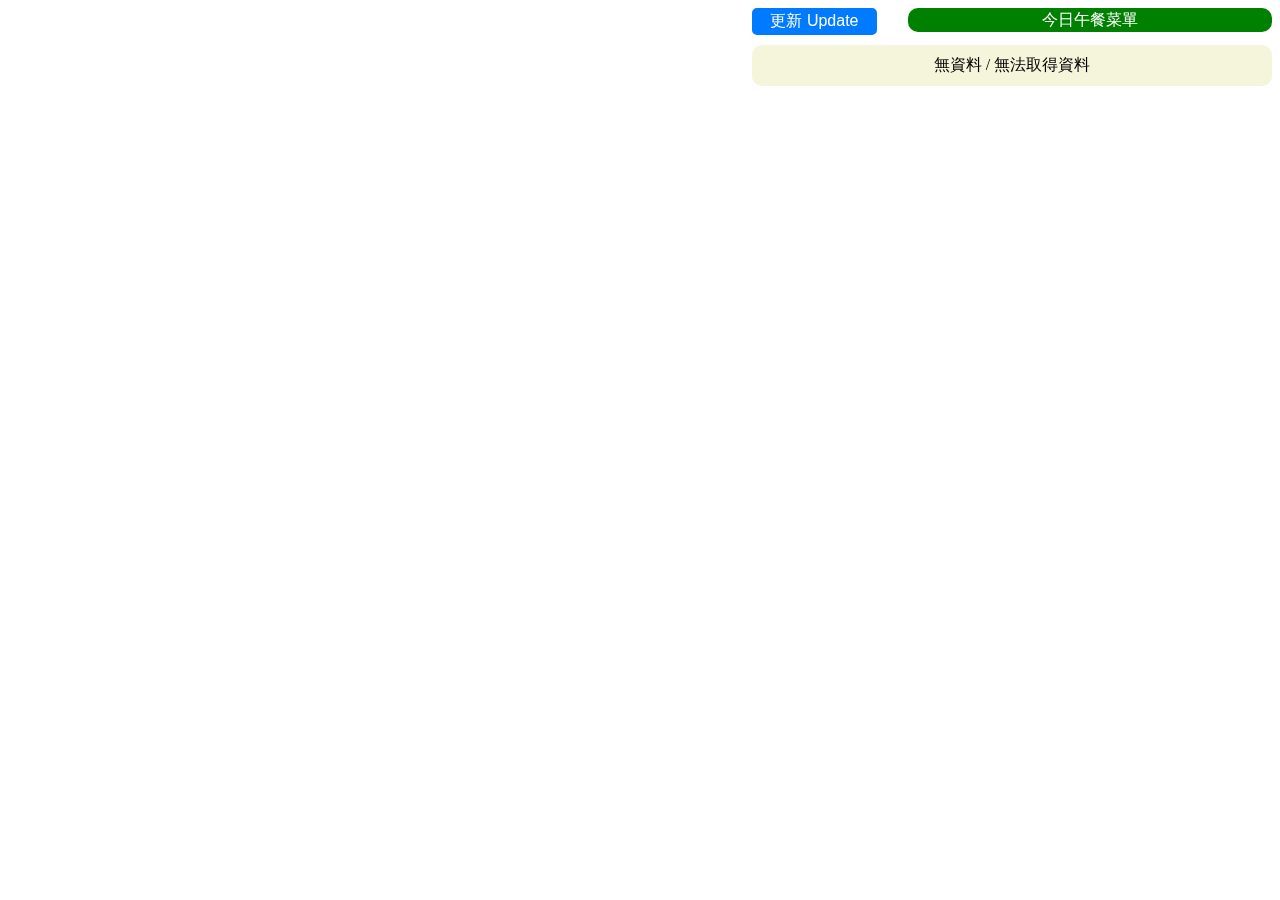
<file: index.html>
<!DOCTYPE html>
<html lang="en">
	<head>
		<meta charset="UTF-8" />
		<meta name="viewport" content="width=device-width, initial-scale=1.0" />
		<script src="./js/common.js"></script>
		<link rel="stylesheet" href="./css/style.css" />
		<title>午餐菜單</title>
	</head>
	<body>
		<iframe class="background-iframe"></iframe>
		<div class="placeholder"></div>
		<div class="lunch-menu">
			<div class="top">
				<button id="update" class="btn update" onclick="update()">更新 Update</button>
				<div class="menu_title">午餐菜單</div>
			</div>
			<div class="state" data_state=""></div>
			<div id="menu"></div>
			<div id="ingredients"></div>
		</div>

		<script src="./js/background.js"></script>
		<script src="./js/viewer.js"></script>
	</body>
</html>
</file>
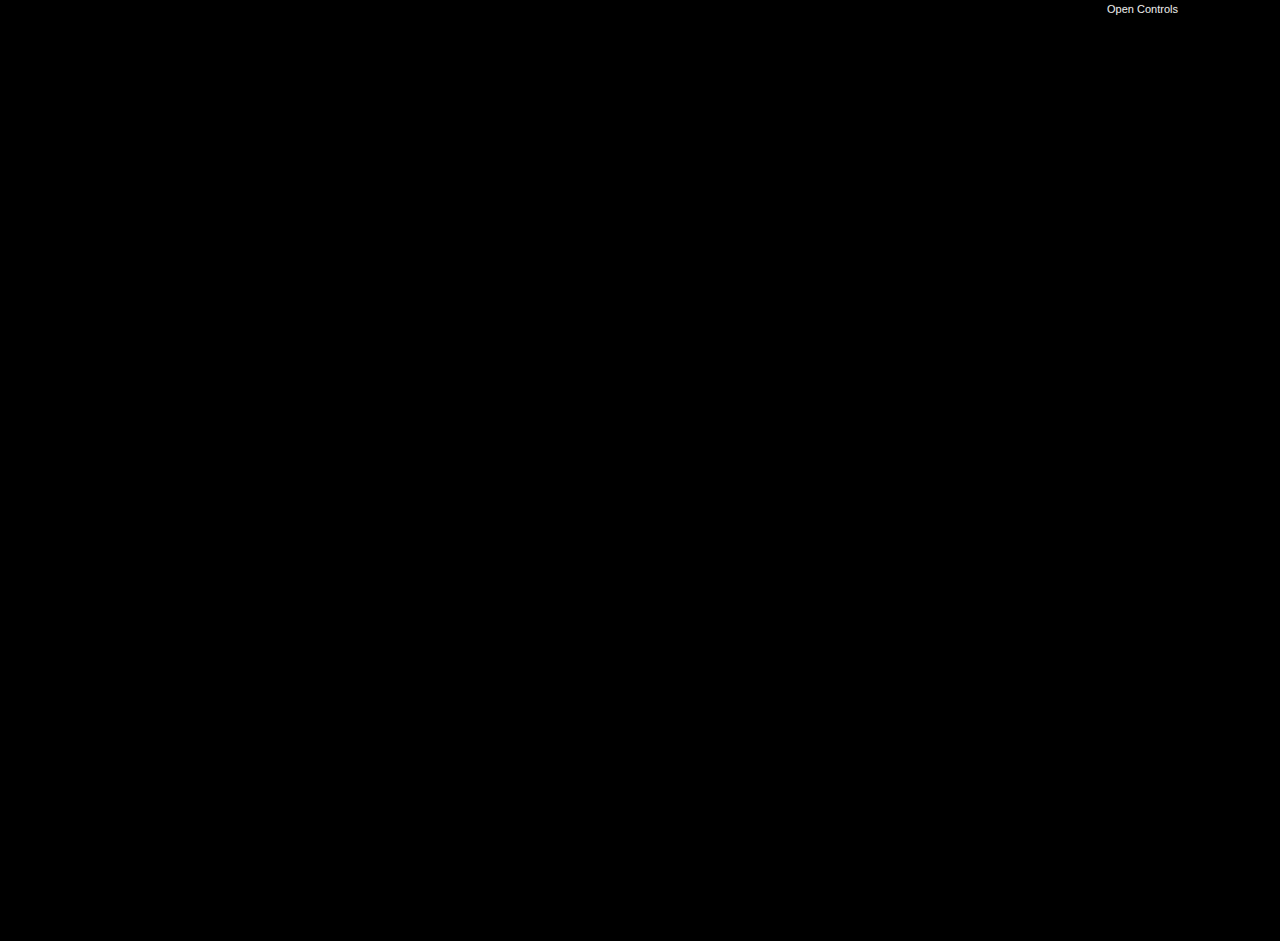
<file: resource/abqqpcp4.hv3/index.html>
<!DOCTYPE html>
<html lang="en">
  <head>
    <meta charset="UTF-8" />
    <meta property="og:image" content="./social.jpg" />
    <title>Rainy Window</title>
    <link rel="icon" type="image/x-icon" href="favicon.ico" />
    <link rel="stylesheet" href="styles/style.css" />
  </head>
  <body>
    <div id="container"></div>
    <input id="filePicker" type="file" accept=".jpg, .jpeg, .png, .mp4, .webm" style="visibility: hidden" />

    <div id="progressbar" class="indeterminate-progress-bar">
      <div class="indeterminate-progress-bar__progress"></div>
    </div>

    <script src="js/dat.gui.min.js"></script>
    <script src="js/three.min.js"></script>
    <script src="js/script.js"></script>
    <script>
      //threejs scene first run
      let background = document.getElementById("container");
      const progress = document.getElementById("progressbar");
      document.addEventListener("sceneLoaded", () => {
        if (background.style.opacity == 0) setVisible(background);
        progress.style.display = "none";
      });

      async function setVisible(element) {
        for (let val = 0; val < 1; val += 0.1) {
          element.style.opacity = val;
          await new Promise((r) => setTimeout(r, 75));
        }
      }
    </script>
  </body>
</html>
</file>
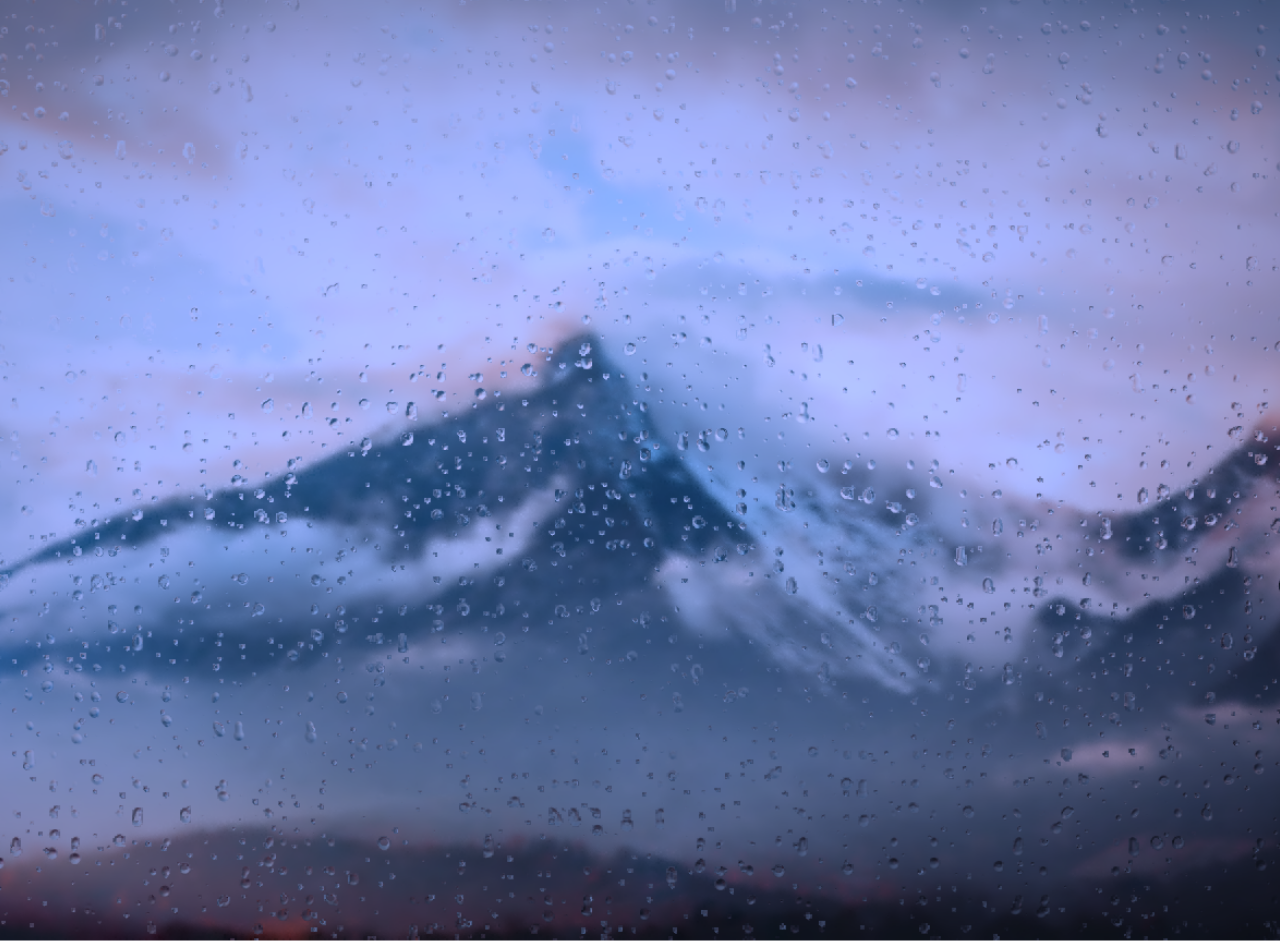
<file: resource/rain-threejs/index.html>
<!DOCTYPE html>
<html lang="en">
  <head>
    <meta charset="UTF-8" />
    <meta property="og:image" content="./social.jpg" />
    <title>Rainy Window</title>
    <link rel="icon" type="image/x-icon" href="favicon.ico" />
    <link rel="stylesheet" href="styles/style.css" />
  </head>
  <body>
    <div id="container"></div>
    <input id="filePicker" type="file" accept=".jpg, .jpeg, .png, .mp4, .webm" style="visibility: hidden" />

    <div id="progressbar" class="indeterminate-progress-bar">
      <div class="indeterminate-progress-bar__progress"></div>
    </div>

    <script src="js/dat.gui.min.js"></script>
    <script src="js/three.min.js"></script>
    <script src="js/script.js"></script>
    <script>
      //threejs scene first run
      let background = document.getElementById("container");
      const progress = document.getElementById("progressbar");
      document.addEventListener("sceneLoaded", () => {
        if (background.style.opacity == 0) setVisible(background);
        progress.style.display = "none";
      });

      async function setVisible(element) {
        for (let val = 0; val < 1; val += 0.1) {
          element.style.opacity = val;
          await new Promise((r) => setTimeout(r, 75));
        }
      }
    </script>

    <script>
      const r_controls = document.querySelector('.close-button.close-bottom');
      r_controls.style = "display: none;";
    </script>
  </body>
</html>
</file>
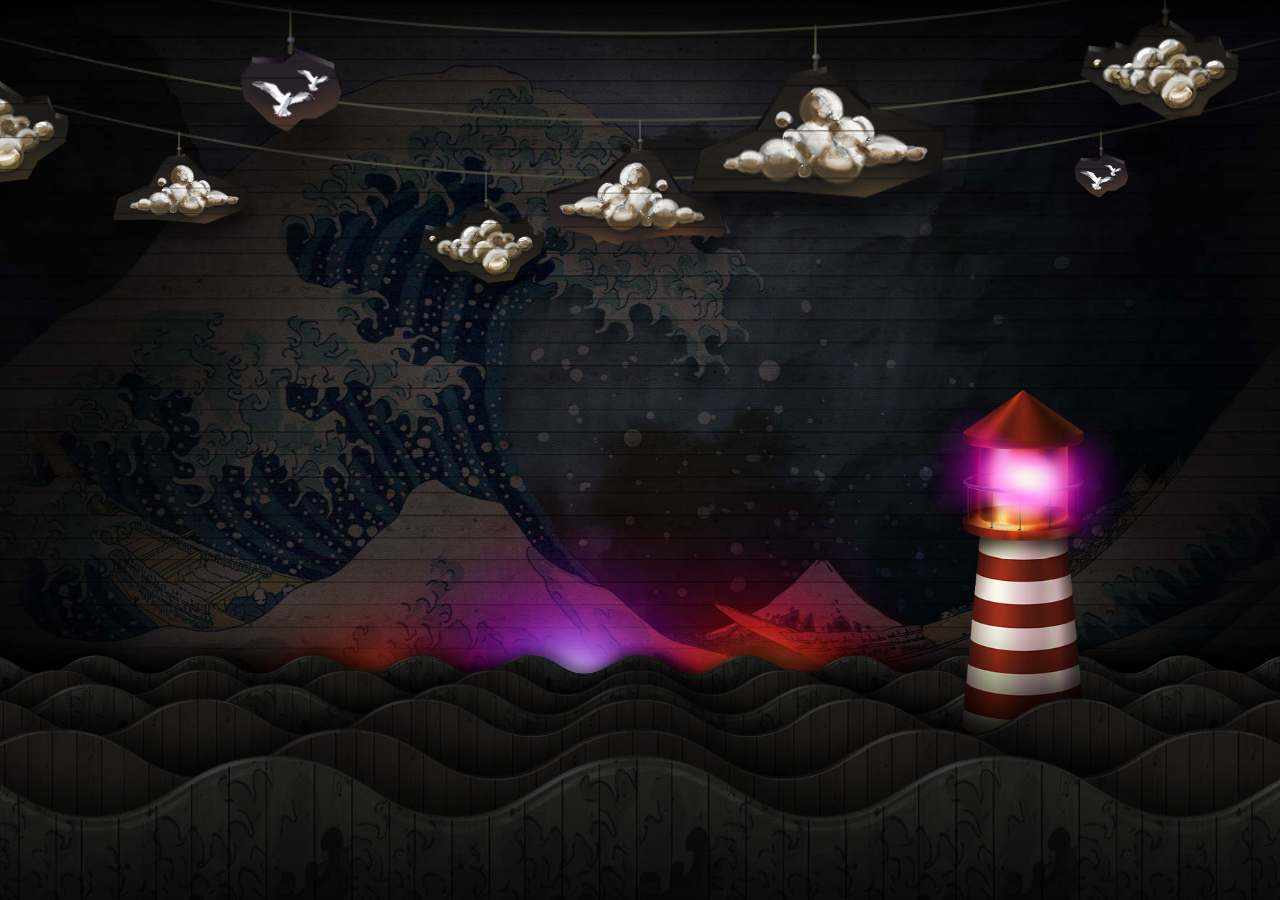
<file: resource/rtnm43pj.wyl/index.html>
<!DOCTYPE html>
<html>
<head>

	<meta charset="utf-8">

	<title>parallax.js</title>

	<!-- Behavioral Meta Data -->
	<meta name="apple-mobile-web-app-capable" content="yes">
	<meta name="viewport" content="width=device-width, initial-scale=1, maximum-scale=1, user-scalable=no">

	<!-- Core Meta Data -->
	<meta name="author" content="Matthew Wagerfield">
	<meta name="description" content="Simple, lightweight Parallax Engine that reacts to the orientation of a smart device">
	<meta name="keywords" content="parallax,javascript,jquery,zepto,plugin">

	<!-- Open Graph Meta Data -->
	<meta property="og:description" content="Simple, lightweight Parallax Engine that reacts to the orientation of a smart device">
	<meta property="og:site_name" content="parallax.js">
	<meta property="og:title" content="parallax.js">
	<meta property="og:type" content="website">
	<meta property="og:url" content="http://wagerfield.github.io/parallax/index.html">

	<!-- Humans -->
	<link rel="author" href="humans.txt" />

	<!-- Styles -->
	<link rel="stylesheet" type="text/css" href="assets/styles/css/styles.css"/>

</head>
<body>

	<div id="fb-root"></div>

	<div id="container" class="wrapper">
		<ul id="scene" class="scene unselectable"
			data-friction-x="0.1"
			data-friction-y="0.1"
			data-scalar-x="25"
			data-scalar-y="15">
			<li class="layer" data-depth="0.00"></li>
			<li class="layer" data-depth="0.10"><div class="background"></div></li>
			<li class="layer" data-depth="0.10"><div class="light orange b phase-4"></div></li>
			<li class="layer" data-depth="0.10"><div class="light purple c phase-5"></div></li>
			<li class="layer" data-depth="0.10"><div class="light orange d phase-3"></div></li>
			<li class="layer" data-depth="0.15">
				<ul class="rope depth-10">
					<li><img src="assets/images/rope.png" alt="Rope"></li>
					<li class="hanger position-2">
						<div class="board cloud-2 swing-1"></div>
					</li>
					<li class="hanger position-4">
						<div class="board cloud-1 swing-3"></div>
					</li>
					<li class="hanger position-8">
						<div class="board birds swing-5"></div>
					</li>
				</ul>
			</li>	
			<li class="layer" data-depth="0.30">
				<ul class="rope depth-30">
					<li><img src="assets/images/rope.png" alt="Rope"></li>
					<li class="hanger position-1">
						<div class="board cloud-1 swing-3"></div>
					</li>
					<li class="hanger position-5">
						<div class="board cloud-4 swing-1"></div>
					</li>
				</ul>
			</li>
			<li class="layer" data-depth="0.30"><div class="wave paint depth-30"></div></li>
			<li class="layer" data-depth="0.40"><div class="wave plain depth-40"></div></li>
			<li class="layer" data-depth="0.50"><div class="wave paint depth-50"></div></li>
			<li class="layer" data-depth="0.60"><div class="lighthouse depth-60"></div></li>
			<li class="layer" data-depth="0.60">
				<ul class="rope depth-60">
					<li><img src="assets/images/rope.png" alt="Rope"></li>
					<li class="hanger position-3">
						<div class="board birds swing-5"></div>
					</li>
					<li class="hanger position-6">
						<div class="board cloud-2 swing-2"></div>
					</li>
					<li class="hanger position-8">
						<div class="board cloud-3 swing-4"></div>
					</li>
				</ul>
			</li>
			<li class="layer" data-depth="0.60"><div class="wave plain depth-60"></div></li>
			<li class="layer" data-depth="0.80"><div class="wave plain depth-80"></div></li>
			<li class="layer" data-depth="1.00"><div class="wave paint depth-100"></div></li>
		</ul>

		<section id="about" class="wrapper about hide accelerate">
			<div class="cell accelerate">
				<div class="cables center accelerate">
					<div class="panel accelerate">
						<header>
							<h1>parallax<em>.js</em></h1>
						</header>
						<p>WOW, that's deep man! <strong>parallax.js</strong> reacts to the orientation of your smart device, offsetting layers depending on their depth within a scene... Oh, you don't have a smart device? No worries, if no gyroscope or motion detection hardware is available, <strong>parallax.js</strong> uses the position of your cursor instead. Radical.</p>
						<p>This project is a collaboration between<br><a href="http://matthew.wagerfield.com" target="_blank">Matthew Wagerfield</a> &amp; <a href="http://cargocollective.com/whydontwetry" target="_blank">Claudio Guglieri</a>.</p>
						<div class="social">
							<a href="https://twitter.com/wagerfield" class="twitter-follow-button" data-show-count="false">Follow <span class="handle">@wagerfield</span></a>
							<a href="https://twitter.com/claudioguglieri" class="twitter-follow-button" data-show-count="false">Follow <span class="handle">@claudioguglieri</span></a>
						</div>
						<ul class="links">
							<li><a class="download" href="https://github.com/wagerfield/parallax/archive/master.zip">Download</a></li>
							<li><a class="github" target="_blank" href="https://github.com/wagerfield/parallax">GitHub</a></li>
						</ul>
					</div>
				</div>
			</div>
		</section>
		<!--
		<button id="toggle" class="toggle i">
			<div class="cross">
				<div class="x"></div>
				<div class="y"></div>
			</div>
		</button>
			-->
		<div id="prompt" class="wrapper prompt hide accelerate">
			<div class="cell accelerate">
				<div class="panel center unselectable accelerate">
					<button id="dismiss" class="dismiss">
						<div class="cross">
							<div class="x"></div>
							<div class="y"></div>
						</div>
					</button>
					<div class="tilt-scene">
						<img class="tilt" src="assets/images/tilt.png">
					</div>
					<h2>Tilting is fun!</h2>
					<p>For the best experience, check out this site on a mobile or tablet equipped with a gyroscope</p>
					<p>(iPads are the coolest)</p>
				</div>
			</div>
		</div>
		<!--
		<footer>
			<div class="fb-like" data-href="http://wagerfield.github.io/parallax/" data-width="400" data-layout="button_count" data-show-faces="false" data-send="false"></div>
			<a href="https://twitter.com/share" class="twitter-share-button" data-url="http://wagerfield.github.io/parallax/" data-text="Tilting is fun! Check out #parallax.js by @wagerfield & @claudioguglieri »">Tweet</a>
		</footer>
		-->
	</div>
	<!--
	<div id="awwwards" class="left white">
		<a href="http://www.awwwards.com" target="_blank">best websites of the world</a>
	</div>
	-->
	<!-- Scripts -->
	<script src="assets/scripts/js/libraries.min.js"></script>
	<script src="deploy/jquery.parallax.js"></script>
	<script>

	// jQuery Selections
	var $html = $('html'),
			$container = $('#container'),
			$prompt = $('#prompt'),
			$toggle = $('#toggle'),
			$about = $('#about'),
			$scene = $('#scene');

	// Hide browser menu.
	(function() {
		setTimeout(function(){window.scrollTo(0,0);},0);
	})();

	// Setup FastClick.
	FastClick.attach(document.body);

	// Add touch functionality.
	if (Hammer.HAS_TOUCHEVENTS) {
		$container.hammer({drag_lock_to_axis: true});
		_.tap($html, 'a,button,[data-tap]');
	}

	// Add touch or mouse class to html element.
	$html.addClass(Hammer.HAS_TOUCHEVENTS ? 'touch' : 'mouse');

	// Resize handler.
	(resize = function() {
		$scene[0].style.width = window.innerWidth + 'px';
		$scene[0].style.height = window.innerHeight + 'px';
		if (!$prompt.hasClass('hide')) {
			if (window.innerWidth < 600) {
				$toggle.addClass('hide');
			} else {
				$toggle.removeClass('hide');
			}
		}
	})();

	// Attach window listeners.
	window.onresize = _.debounce(resize, 200);
	window.onscroll = _.debounce(resize, 200);

	function showDetails() {
		$about.removeClass('hide');
		$toggle.removeClass('i');
	}

	function hideDetails() {
		$about.addClass('hide');
		$toggle.addClass('i');
	}

	// Listen for toggle click event.
	$toggle.on('click', function(event) {
		$toggle.hasClass('i') ? showDetails() : hideDetails();
	});

	// Pretty simple huh?
	$scene.parallax();

	// Check for orientation support.
	setTimeout(function() {
		if ($scene.data('mode') === 'cursor') {
			$prompt.removeClass('hide');
			if (window.innerWidth < 600) $toggle.addClass('hide');
			$prompt.on('click', function(event) {
				$prompt.addClass('hide');
				if (window.innerWidth < 600) {
					setTimeout(function() {
						$toggle.removeClass('hide');
					},1200);
				}
			});
		}
	},1000);

	</script>

</body>
</html>
</file>
<file: css/style.css>
:root {
	--menu-width: 500px;
	--cell-width: 100px;
}

body {
	display: flex;
}

.placeholder {
	flex: 1;
	z-index: -2;
}

.lunch-menu {
	display: grid;
	width: auto;
	height: auto;
	gap: 10px;
}

.top {
	width: calc(var(--menu-width) + 20px);
	display: flex;
	justify-content: space-between;
}

.menu_title {
	display: inline-block;
	width: 360px;
	height: 20px;
	border: 2px solid;
	border-radius: 10px;
	text-align: center;
	color: #fff;
}

.btn {
	display: block;
	color: #fff;
	border: 2px solid #000;
	border-radius: 5px;
	font-size: 16px;
	text-align: center;
	cursor: pointer;
	transition: background-color 0.3s ease, border-color 0.3s ease;
}

.btn.update {
	display: inline-block;
	background-color: #007bff;
	border-color: #007bff;
	width: 125px;
}

.btn.update:hover {
	background-color: #0056b3;
	border-color: #0056b3;
}

#menu {
	background-color: beige;
	display: grid;
	grid-template-columns: repeat(auto-fit, minmax(120px, 1fr));
	gap: 10px;
	width: var(--menu-width);
	padding: 10px;
	border-radius: 10px;
	text-align: center;
}

.dish {
	background-color: aqua;
	border: 2px solid aqua;
	display: flex;
	flex-direction: column;
	align-items: center;
	border-radius: 10px;
	transition: background-color 0.3s ease, border-color 0.3s ease;
}

.dish.selected {
	border-color: orange;
}

.dish:hover {
	border-color: orange;
}

.pic {
	display: flex;
	justify-content: center;
	margin: 5px;
	border-top-left-radius: 10px;
	border-top-right-radius: 10px;
}

.pic:hover {
	border-color: orange;
}

.dish img {
	width: 144px;
	height: 108px;
	border-top-left-radius: 10px;
	border-top-right-radius: 10px;
}

.line {
	height: 3px;
	background-color: aqua;
	width: 100%;
}

.info {
	width: 80%;
	display: flex;
	justify-content: flex-start;
	padding: 10px 10px 0 10px;
	margin-bottom: 10px;
}

.info p {
	margin: 0;
	text-align: start;
}

#ingredients {
	display: grid;
	width: 500px;
	height: auto;
	max-height: 460px;
	padding: 10px;
	overflow-y: auto;
	overflow-x: hidden;
	background-color: beige;
}

.ingredient {
	display: flex;
	padding: 0;
}

.cell {
	display: inline-block;
	padding: 10px;
}

.cell.name,
.cell.origin {
	width: var(--cell-width);
	margin-right: 10px;
}

.cell.supplier {
	width: calc(var(--cell-width) + 120px);
}

hr {
	margin: 10px 0;
}

.background-iframe {
	position: fixed;
	top: 0;
	left: 0;
	width: 100%;
	height: 100%;
	border: none;
	z-index: -1;
}

.state {
	text-align: center;
}

.state[data_state] {
	height: 0px;
	padding: 0px;
	position: fixed;
}

.state[data_state='message'] {
	background-color: beige;
	height: auto;
	padding: 5px;
	width: calc(var(--menu-width) + 10px);
	position: relative;
	border: 5px beige;
	border-radius: 5px;
}
</file>
<file: resource/abqqpcp4.hv3/styles/style.css>
body {
  background-color: #000;
  margin: 0px;
  overflow: hidden;
  -webkit-background-size: cover;
  -moz-background-size: cover;
  -o-background-size: cover;
  background-size: cover;
}

#container {
  transform: scale(1.09);
  z-index: -10;
  opacity: 0; /*set to 1 after sceneLoaded event*/
}

/*loading progressbar*/
.indeterminate-progress-bar {
  box-shadow: 1px 1px 4px rgba(0, 0, 0, 0.5);
  background-color: #d1d5db;
  height: 5px;
  position: fixed;
  width: 100%;
  top: 0;
  z-index: 100;
  animation: fade-in 1s ease;
}

.indeterminate-progress-bar__progress {
  background-color: #345681;
  position: absolute;
  bottom: 0;
  top: 0;
  width: 50%;
  animation-duration: 2s;
  animation-iteration-count: infinite;
  animation-name: indeterminate-progress-bar;
}

@keyframes indeterminate-progress-bar {
  from {
    left: -50%;
  }
  to {
    left: 100%;
  }
}

@keyframes fade-in {
  0% {
    opacity: 0;
  }
  100% {
    opacity: 1;
  }
}
</file>
<file: resource/rain-threejs/styles/style.css>
body {
  background-color: #000;
  margin: 0px;
  overflow: hidden;
  background: url(../assets/temp_background.webp) no-repeat center center fixed;
  -webkit-background-size: cover;
  -moz-background-size: cover;
  -o-background-size: cover;
  background-size: cover;
}

#container {
  transform: scale(1.09);
  z-index: -10;
  opacity: 0; /*set to 1 after sceneLoaded event*/
}

/*loading progressbar*/
.indeterminate-progress-bar {
  box-shadow: 1px 1px 4px rgba(0, 0, 0, 0.5);
  background-color: #d1d5db;
  height: 5px;
  position: fixed;
  width: 100%;
  top: 0;
  z-index: 100;
  animation: fade-in 1s ease;
}

.indeterminate-progress-bar__progress {
  background-color: #345681;
  position: absolute;
  bottom: 0;
  top: 0;
  width: 50%;
  animation-duration: 2s;
  animation-iteration-count: infinite;
  animation-name: indeterminate-progress-bar;
}

@keyframes indeterminate-progress-bar {
  from {
    left: -50%;
  }
  to {
    left: 100%;
  }
}

@keyframes fade-in {
  0% {
    opacity: 0;
  }
  100% {
    opacity: 1;
  }
}
</file>
<file: resource/rtnm43pj.wyl/assets/styles/css/styles.css>
article,
aside,
details,
figcaption,
figure,
footer,
header,
hgroup,
nav,
section,
summary {
  display: block; }

audio,
canvas,
video {
  display: inline-block;
  *display: inline;
  *zoom: 1; }

audio:not([controls]) {
  display: none;
  height: 0; }

[hidden] {
  display: none; }

html {
  font-size: 100%;
  -webkit-text-size-adjust: 100%;
  -ms-text-size-adjust: 100%; }

html,
button,
input,
select,
textarea {
  font-family: sans-serif; }

body {
  margin: 0;
  overflow: hidden; }

a:focus {
  outline: thin dotted; }

a:hover,
a:active {
  outline: 0; }

abbr[title] {
  border-bottom: 1px dotted; }

b,
strong {
  font-weight: bold; }

dfn {
  font-style: italic; }

mark {
  background: #ff0;
  color: #000; }

pre,
code,
kbd,
samp {
  font-family: monospace, serif;
  _font-family: "courier new", monospace;
  font-size: 1em; }

q {
  quotes: none; }

q:before,
q:after {
  content: "";
  content: none; }

small {
  font-size: 75%; }

sub,
sup {
  font-size: 75%;
  line-height: 0;
  position: relative;
  vertical-align: baseline; }

sup {
  top: -0.5em; }

sub {
  bottom: -0.25em; }

dl,
menu,
ol,
ul {
  margin: 1em 0; }

dd {
  margin: 0 0 0 40px; }

menu,
ol,
ul {
  padding: 0 0 0 40px; }

nav ul,
nav ol {
  list-style: none;
  list-style-image: none; }

img {
  border: 0;
  -ms-interpolation-mode: bicubic; }

svg:not(:root) {
  overflow: hidden; }

figure {
  margin: 0; }

form {
  margin: 0; }

fieldset {
  border: 1px solid #c0c0c0;
  margin: 0 0;
  padding: 0.35em 0.625em 0.75em; }

legend {
  border: 0;
  padding: 0;
  white-space: normal;
  *margin-left: -7px; }

button,
input,
select,
textarea {
  font-size: 100%;
  margin: 0;
  vertical-align: baseline;
  *vertical-align: middle; }

button,
input {
  line-height: normal; }

button,
input[type="button"],
input[type="reset"],
input[type="submit"] {
  cursor: pointer;
  -webkit-appearance: button;
  *overflow: visible; }

button[disabled],
input[disabled] {
  cursor: default; }

input[type="checkbox"],
input[type="radio"] {
  box-sizing: border-box;
  padding: 0;
  *height: 13px;
  *width: 13px; }

input[type="search"] {
  -webkit-appearance: textfield;
  -moz-box-sizing: content-box;
  -webkit-box-sizing: content-box;
  box-sizing: content-box; }

input[type="search"]::-webkit-search-decoration,
input[type="search"]::-webkit-search-cancel-button {
  -webkit-appearance: none; }

button::-moz-focus-inner,
input::-moz-focus-inner {
  border: 0;
  padding: 0; }

textarea {
  overflow: auto;
  vertical-align: top; }

table {
  border-collapse: collapse;
  border-spacing: 0; }

@font-face {
  font-family: "icons";
  src: url("../../fonts/icons/icons.eot");
  src: url("../../fonts/icons/icons.eot?#iefix") format("embedded-opentype"), url("../../fonts/icons/icons.woff") format("woff"), url("../../fonts/icons/icons.ttf") format("truetype"), url("../../fonts/icons/icons.svg#icons") format("svg");
  font-weight: normal;
  font-style: normal; }
::selection {
  text-shadow: none;
  background: #000000;
  color: #FFFFFF; }

::-moz-selection {
  text-shadow: none;
  background: #000000;
  color: #FFFFFF; }

html {
  font-family: "Roboto Slab", sans-serif;
  font-size: 12px; }

body {
  -webkit-font-smoothing: antialiased;
  text-rendering: optimizeLegibility;
  line-height: 1.4em;
  background-color: #000000;
  text-align: center;
  color: #FFFFFF; }

h1, h2, h3 {
  line-height: 1.4em;
  font-weight: 300;
  margin: 0; }

h1 {
  font-size: 2.83333em; }

h2 {
  font-size: 2.33333em; }

p {
  margin: 0 0 1.4em; }

em {
  font-style: normal;
  color: #D92400; }

img {
  display: block;
  width: 100%; }

ul {
  list-style: none;
  display: block;
  padding: 0;
  margin: 0; }

a {
  text-decoration: none;
  color: #D92400; }

button {
  -webkit-font-smoothing: antialiased;
  -webkit-border-radius: 24px;
  -moz-border-radius: 24px;
  border-radius: 24px;
  -webkit-background-clip: padding-box;
  -moz-background-clip: padding-box;
  background-clip: padding-box;
  font-size: 1.33333em;
  line-height: 45.6px;
  font-family: "Dosis", sans-serif;
  background-color: #F2F2F2;
  font-weight: 600;
  height: 48px;
  width: 48px;
  position: relative;
  display: block;
  margin: 0 auto;
  outline: none;
  border: none; }
  button.hide {
    opacity: 0; }

footer {
  position: absolute;
  text-align: right;
  line-height: 0;
  font-size: 0;
  bottom: 0;
  right: 0;
  left: 0; }
  footer .fb-like {
    display: inline-block;
    position: absolute;
    margin-left: 12px;
    bottom: 48px;
    right: 22px; }
  footer .twitter-share-button {
    display: inline-block;
    position: absolute;
    margin-left: 12px;
    bottom: 20px;
    right: 10px; }

.accelerate {
  -webkit-transform: translate3d(0,0,0);
  -moz-transform: translate3d(0,0,0);
  transform: translate3d(0,0,0);
  -webkit-transform-style: preserve-3d;
  -moz-transform-style: preserve-3d;
  transform-style: preserve-3d;
  -webkit-backface-visibility: hidden;
  -moz-backface-visibility: hidden;
  backface-visibility: hidden; }

.center {
  max-width: 400px;
  margin: 0 auto;
  width: 88%; }

.wrapper {
  min-height: 460px;
  position: absolute;
  overflow: hidden;
  display: table;
  height: 100%;
  width: 100%;
  left: 0;
  top: 0; }

.cell {
  vertical-align: middle;
  display: table-cell; }

.panel {
  -webkit-box-shadow: 0 2px 8px rgba(0, 0, 0, 0.6);
  -moz-box-shadow: 0 2px 8px rgba(0, 0, 0, 0.6);
  box-shadow: 0 2px 8px rgba(0, 0, 0, 0.6);
  -webkit-border-radius: 6px;
  -moz-border-radius: 6px;
  border-radius: 6px;
  -webkit-background-clip: padding-box;
  -moz-background-clip: padding-box;
  background-clip: padding-box;
  -webkit-transform: translate3d(0,0,0);
  -moz-transform: translate3d(0,0,0);
  transform: translate3d(0,0,0);
  position: relative; }

.about {
  -webkit-font-smoothing: auto;
  -webkit-perspective: 1000px;
  -moz-perspective: 1000px;
  perspective: 1000px;
  color: #666666; }
  .about:after {
    background-image: -webkit-linear-gradient(top, rgba(0, 0, 0, 0.8) 0%, transparent 100%);
    background-image: -moz-linear-gradient(top, rgba(0, 0, 0, 0.8) 0%, transparent 100%);
    background-image: linear-gradient(top, rgba(0, 0, 0, 0.8) 0%, transparent 100%);
    position: absolute;
    display: block;
    width: 100%;
    content: "";
    height: 5%;
    left: 0;
    top: 0; }
  .about.hide .cables {
    -webkit-transform: translate3d(0,-10%,0) rotateX(-90deg);
    -moz-transform: translate3d(0,-10%,0) rotateX(-90deg);
    transform: translate3d(0,-10%,0) rotateX(-90deg);
    opacity: 0; }
  .about.hide .panel {
    -webkit-transform: rotateX(-20deg);
    -moz-transform: rotateX(-20deg);
    transform: rotateX(-20deg); }
  .about .panel,
  .about .cables {
    -webkit-transform: translate3d(0,0,0);
    -moz-transform: translate3d(0,0,0);
    transform: translate3d(0,0,0);
    -webkit-transform-style: preserve-3d;
    -moz-transform-style: preserve-3d;
    transform-style: preserve-3d;
    -webkit-backface-visibility: hidden;
    -moz-backface-visibility: hidden;
    backface-visibility: hidden;
    position: relative; }
  .about .cables {
    -webkit-transform-origin: 50% -100%;
    -moz-transform-origin: 50% -100%;
    transform-origin: 50% -100%; }
    .about .cables:before {
      left: 10%;
      background: transparent url(../../images/cable.png) 0 0 no-repeat;
      position: absolute;
      display: block;
      height: 860px;
      width: 30px;
      content: "";
      top: -837px;
      z-index: 1; }
    .about .cables:after {
      right: 10%;
      background: transparent url(../../images/cable.png) 0 0 no-repeat;
      position: absolute;
      display: block;
      height: 860px;
      width: 30px;
      content: "";
      top: -837px;
      z-index: 1; }
  .about .panel {
    -webkit-transform-origin: 50% 0%;
    -moz-transform-origin: 50% 0%;
    transform-origin: 50% 0%;
    background: #F2F2F2 url(../../images/panel.jpg) -7px 0;
    background-size: 399px 357px; }
    .about .panel:before {
      border-left: 1px dashed rgba(29, 31, 39, 0.2);
      position: absolute;
      display: block;
      height: 100%;
      content: "";
      left: 5%;
      top: 0; }
    .about .panel:after {
      -webkit-border-radius: 0 0 6px 0;
      -moz-border-radius: 0 0 6px 0;
      border-radius: 0 0 6px 0;
      -webkit-background-clip: padding-box;
      -moz-background-clip: padding-box;
      background-clip: padding-box;
      background: transparent url(../../images/compass.png) 0 0 no-repeat;
      background-size: 224px 224px;
      position: absolute;
      display: block;
      height: 160px;
      width: 120px;
      opacity: 0.2;
      content: "";
      bottom: 0;
      right: 0; }
    .about .panel header {
      padding: 1em 0 1em; }
      .about .panel header:before {
        -webkit-border-radius: 6px 0 0 0;
        -moz-border-radius: 6px 0 0 0;
        border-radius: 6px 0 0 0;
        -webkit-background-clip: padding-box;
        -moz-background-clip: padding-box;
        background-clip: padding-box;
        background: transparent url(../../images/map.png) 0 0 no-repeat;
        background-size: 60.5px 82.5px;
        position: absolute;
        display: block;
        height: 150px;
        width: 110px;
        opacity: 0.8;
        content: "";
        left: 0;
        top: 0; }
    .about .panel h1 {
      font-weight: 100;
      color: #D92400; }
      .about .panel h1 em {
        color: #1D1F27; }
    .about .panel p {
      margin: 0 8% 1.2em;
      position: relative;
      z-index: 1; }
      .about .panel p strong {
        font-weight: 700;
        color: #1D1F27; }
    .about .panel .social {
      margin: 1.4em 0 1em;
      position: relative;
      z-index: 1; }
    .about .panel .twitter-follow-button {
      display: inline-block;
      margin-bottom: 0.8em; }
      .about .panel .twitter-follow-button + .twitter-follow-button {
        margin-left: 0.4em; }
    .about .panel .links {
      zoom: 1;
      -webkit-box-shadow: 0 0 8px 4px rgba(0, 0, 0, 0.1);
      -moz-box-shadow: 0 0 8px 4px rgba(0, 0, 0, 0.1);
      box-shadow: 0 0 8px 4px rgba(0, 0, 0, 0.1);
      border-top: 1px solid rgba(0, 0, 0, 0.2);
      position: relative;
      z-index: 1; }
      .about .panel .links:after, .about .panel .links:before {
        display: table;
        content: ""; }
      .about .panel .links:after {
        clear: both; }
      .about .panel .links li {
        -webkit-box-sizing: border-box;
        -moz-box-sizing: border-box;
        box-sizing: border-box;
        display: block;
        float: left;
        width: 50%; }
        .about .panel .links li a {
          -webkit-border-radius: 0 0 0 5px;
          -moz-border-radius: 0 0 0 5px;
          border-radius: 0 0 0 5px;
          -webkit-background-clip: padding-box;
          -moz-background-clip: padding-box;
          background-clip: padding-box; }
        .about .panel .links li + li {
          border-left: 1px solid rgba(0, 0, 0, 0.2); }
          .about .panel .links li + li a {
            -webkit-border-radius: 0 0 5px 0;
            -moz-border-radius: 0 0 5px 0;
            border-radius: 0 0 5px 0;
            -webkit-background-clip: padding-box;
            -moz-background-clip: padding-box;
            background-clip: padding-box; }
      .about .panel .links a {
        -webkit-font-smoothing: antialiased;
        font-size: 1.33333em;
        font-family: "Dosis", sans-serif;
        text-transform: uppercase;
        font-weight: 600;
        padding: 1em 0 1.1em;
        display: block; }
        .about .panel .links a.github:before, .about .panel .links a.download:before {
          content: "";
          font-family: "icons";
          text-transform: none;
          font-weight: normal;
          font-style: normal;
          line-height: 1em;
          font-size: 0.8em;
          margin-right: 0.5em;
          margin-left: -0.8em;
          position: relative;
          top: -1px; }
        .about .panel .links a.download:before {
          content: "d"; }
        .about .panel .links a.github:before {
          margin-right: 0.4em;
          content: "g"; }

.toggle {
  -webkit-box-shadow: 0 2px 8px rgba(0, 0, 0, 0.6);
  -moz-box-shadow: 0 2px 8px rgba(0, 0, 0, 0.6);
  box-shadow: 0 2px 8px rgba(0, 0, 0, 0.6);
  margin: -24px;
  position: absolute;
  bottom: 11.6%;
  left: 50%; }
  .toggle.i .cross {
    -webkit-transform: rotateZ(0deg);
    -moz-transform: rotateZ(0deg);
    transform: rotateZ(0deg); }
    .toggle.i .cross .x {
      margin-left: -2px;
      width: 4px;
      margin-top: -12px; }
    .toggle.i .cross .y {
      margin-top: -4px;
      height: 16px; }

.cross {
  -webkit-transform: rotateZ(45deg);
  -moz-transform: rotateZ(45deg);
  transform: rotateZ(45deg);
  position: absolute;
  left: 50%;
  top: 50%; }
  .cross .x, .cross .y {
    -webkit-border-radius: 2px;
    -moz-border-radius: 2px;
    border-radius: 2px;
    -webkit-background-clip: padding-box;
    -moz-background-clip: padding-box;
    background-clip: padding-box;
    background-color: #1D1F27;
    height: 4px;
    width: 4px;
    margin: -2px;
    position: absolute;
    left: 0;
    top: 0; }
  .cross .x {
    margin-left: -12px;
    margin-top: -2px;
    width: 24px; }
  .cross .y {
    margin-top: -12px;
    height: 24px; }

.prompt.hide {
  visibility: hidden; }
  .prompt.hide .panel {
    -webkit-transform: translate3d(0,250%,0) rotateY(360deg);
    -moz-transform: translate3d(0,250%,0) rotateY(360deg);
    transform: translate3d(0,250%,0) rotateY(360deg);
    opacity: 0; }
.prompt .cell {
  -webkit-perspective: 1000px;
  -moz-perspective: 1000px;
  perspective: 1000px; }
.prompt .dismiss {
  -webkit-transform: scale(0.5);
  -moz-transform: scale(0.5);
  transform: scale(0.5);
  background-color: transparent;
  position: absolute;
  right: 4px;
  top: 4px; }
.prompt .x, .prompt .y {
  background: #FFFFFF; }
.prompt .center {
  max-width: 300px;
  width: 82%; }
.prompt .panel {
  -webkit-perspective: none;
  -moz-perspective: none;
  perspective: none;
  -webkit-transform-style: flat;
  -moz-transform-style: flat;
  transform-style: flat;
  -webkit-transition: all 1.8s cubic-bezier(0.77, 0, 0.175, 1);
  -moz-transition: all 1.8s cubic-bezier(0.77, 0, 0.175, 1);
  transition: all 1.8s cubic-bezier(0.77, 0, 0.175, 1);
  border: 1px solid rgba(255, 255, 255, 0.15);
  background-color: rgba(0, 0, 0, 0.65);
  padding: 1.2em 0 1.8em; }
  .prompt .panel img {
    margin: 0.6em auto;
    width: 100px; }
  .prompt .panel h2 {
    margin: 0 0 0.4em; }
  .prompt .panel p {
    font-size: 1.25em;
    margin: 0 10% 1.25em;
    line-height: 1.25em;
    color: #999999; }
.prompt .tilt-scene {
  -webkit-perspective: 1000px;
  -moz-perspective: 1000px;
  perspective: 1000px;
  -webkit-transform: translate3d(0,0,100px);
  -moz-transform: translate3d(0,0,100px);
  transform: translate3d(0,0,100px);
  margin: 0 auto;
  width: 60%; }
.prompt .tilt {
  -webkit-animation: tilt 4s infinite alternate cubic-bezier(0.455, 0.03, 0.515, 0.955);
  -moz-animation: tilt 4s infinite alternate cubic-bezier(0.455, 0.03, 0.515, 0.955);
  animation: tilt 4s infinite alternate cubic-bezier(0.455, 0.03, 0.515, 0.955); }

.scene,
.layer {
  display: block;
  height: 100%;
  width: 100%;
  padding: 0;
  margin: 0; }

.scene {
  min-height: 460px;
  position: relative;
  overflow: hidden; }

.layer {
  position: absolute; }
  .layer div {
    -webkit-transform: translate3d(0,0,0);
    -moz-transform: translate3d(0,0,0);
    transform: translate3d(0,0,0);
    -webkit-transform-style: preserve-3d;
    -moz-transform-style: preserve-3d;
    transform-style: preserve-3d;
    -webkit-backface-visibility: hidden;
    -moz-backface-visibility: hidden;
    backface-visibility: hidden; }

.title {
  font-size: 3em;
  text-shadow: 0 8px 6px rgba(0, 0, 0, 0.6);
  margin-top: -0.7em;
  position: absolute;
  width: 100%;
  top: 42%; }

.background {
  background: url(../../images/background.jpg) no-repeat 50% 100%;
  bottom: 96px;
  background-size: cover;
  position: absolute;
  width: 110%;
  left: -5%;
  top: -5%; }

.lighthouse {
  -webkit-transform-origin: 50% 90%;
  -moz-transform-origin: 50% 90%;
  transform-origin: 50% 90%;
  -webkit-animation: lighthouse 4s 0.1s infinite alternate cubic-bezier(0.455, 0.03, 0.515, 0.955);
  -moz-animation: lighthouse 4s 0.1s infinite alternate cubic-bezier(0.455, 0.03, 0.515, 0.955);
  animation: lighthouse 4s 0.1s infinite alternate cubic-bezier(0.455, 0.03, 0.515, 0.955);
  margin: 0px -64px;
  background-size: 128px 224px;
  height: 224px;
  width: 128px;
  background-image: url(../../images/lighthouse.png);
  background-repeat: no-repeat;
  bottom: 64px;
  position: absolute;
  right: 20%; }

.wave {
  background: transparent repeat-x;
  position: absolute;
  width: 300%;
  left: -100%; }
  .wave:after {
    background-color: #000000;
    position: absolute;
    display: block;
    content: "";
    height: 500px;
    width: 100%;
    top: 100%;
    left: 0; }
  .wave.plain {
    background-image: url(../../images/wave-plain.png); }
  .wave.paint {
    background-image: url(../../images/wave-paint.png); }

.light {
  margin: -120px -120px;
  background-size: 240px 240px;
  height: 240px;
  width: 240px;
  background-repeat: no-repeat;
  bottom: 112px;
  position: absolute;
  left: 50%; }
  .light.orange {
    background-image: url(../../images/light-orange.png); }
  .light.purple {
    background-image: url(../../images/light-purple.png); }
  .light.a {
    bottom: 80px;
    left: 20%; }
  .light.b {
    bottom: 80px;
    left: 30%; }
  .light.c {
    bottom: 112px;
    left: 45%; }
  .light.d {
    bottom: 96px;
    left: 60%; }
  .light.e {
    bottom: 112px;
    left: 75%; }
  .light.f {
    bottom: 64px;
    left: 80%; }
  .light.phase-1 {
    -webkit-animation: phase 20s 0.1s infinite linear;
    -moz-animation: phase 20s 0.1s infinite linear;
    animation: phase 20s 0.1s infinite linear; }
  .light.phase-2 {
    -webkit-animation: phase 18s 0.1s infinite linear;
    -moz-animation: phase 18s 0.1s infinite linear;
    animation: phase 18s 0.1s infinite linear; }
  .light.phase-3 {
    -webkit-animation: phase 16s 0.1s infinite linear;
    -moz-animation: phase 16s 0.1s infinite linear;
    animation: phase 16s 0.1s infinite linear; }
  .light.phase-4 {
    -webkit-animation: phase 14s 0.1s infinite linear;
    -moz-animation: phase 14s 0.1s infinite linear;
    animation: phase 14s 0.1s infinite linear; }
  .light.phase-5 {
    -webkit-animation: phase 12s 0.1s infinite linear;
    -moz-animation: phase 12s 0.1s infinite linear;
    animation: phase 12s 0.1s infinite linear; }
  .light.phase-6 {
    -webkit-animation: phase 10s 0.1s infinite linear;
    -moz-animation: phase 10s 0.1s infinite linear;
    animation: phase 10s 0.1s infinite linear; }

.rope {
  width: 120%;
  position: relative;
  left: -10%;
  position: relative; }

.hanger {
  -webkit-transform-origin: 0% 0%;
  -moz-transform-origin: 0% 0%;
  transform-origin: 0% 0%;
  position: absolute; }
  .hanger.position-1 {
    top: 28%; }
  .hanger.position-2 {
    top: 46%; }
  .hanger.position-3 {
    top: 59%; }
  .hanger.position-4 {
    top: 66.5%; }
  .hanger.position-5 {
    top: 69.5%; }
  .hanger.position-6 {
    top: 66.5%; }
  .hanger.position-7 {
    top: 59%; }
  .hanger.position-8 {
    top: 46%; }
  .hanger.position-9 {
    top: 28%; }
  .hanger.position-1 {
    left: 10%; }
  .hanger.position-2 {
    left: 20%; }
  .hanger.position-3 {
    left: 30%; }
  .hanger.position-4 {
    left: 40%; }
  .hanger.position-5 {
    left: 50%; }
  .hanger.position-6 {
    left: 60%; }
  .hanger.position-7 {
    left: 70%; }
  .hanger.position-8 {
    left: 80%; }
  .hanger.position-9 {
    left: 90%; }

.board {
  -webkit-transform-origin: 50% 0%;
  -moz-transform-origin: 50% 0%;
  transform-origin: 50% 0%;
  margin: 0px -140px;
  background-size: 280px 280px;
  height: 280px;
  width: 280px;
  background-repeat: no-repeat;
  position: absolute;
  top: -4px;
  left: 0; }
  .board.birds {
    background-image: url(../../images/board-birds.png); }
  .board.cloud-1 {
    background-image: url(../../images/board-cloud-1.png); }
  .board.cloud-2 {
    background-image: url(../../images/board-cloud-2.png); }
  .board.cloud-3 {
    background-image: url(../../images/board-cloud-3.png); }
  .board.cloud-4 {
    background-image: url(../../images/board-cloud-4.png); }

.swing-1 {
  -webkit-animation: swing 4s infinite alternate cubic-bezier(0.455, 0.03, 0.515, 0.955);
  -moz-animation: swing 4s infinite alternate cubic-bezier(0.455, 0.03, 0.515, 0.955);
  animation: swing 4s infinite alternate cubic-bezier(0.455, 0.03, 0.515, 0.955); }

.swing-2 {
  -webkit-animation: swing 3.5s infinite alternate cubic-bezier(0.455, 0.03, 0.515, 0.955);
  -moz-animation: swing 3.5s infinite alternate cubic-bezier(0.455, 0.03, 0.515, 0.955);
  animation: swing 3.5s infinite alternate cubic-bezier(0.455, 0.03, 0.515, 0.955); }

.swing-3 {
  -webkit-animation: swing 3s infinite alternate cubic-bezier(0.455, 0.03, 0.515, 0.955);
  -moz-animation: swing 3s infinite alternate cubic-bezier(0.455, 0.03, 0.515, 0.955);
  animation: swing 3s infinite alternate cubic-bezier(0.455, 0.03, 0.515, 0.955); }

.swing-4 {
  -webkit-animation: swing 2.5s infinite alternate cubic-bezier(0.455, 0.03, 0.515, 0.955);
  -moz-animation: swing 2.5s infinite alternate cubic-bezier(0.455, 0.03, 0.515, 0.955);
  animation: swing 2.5s infinite alternate cubic-bezier(0.455, 0.03, 0.515, 0.955); }

.swing-5 {
  -webkit-animation: swing 2s infinite alternate cubic-bezier(0.455, 0.03, 0.515, 0.955);
  -moz-animation: swing 2s infinite alternate cubic-bezier(0.455, 0.03, 0.515, 0.955);
  animation: swing 2s infinite alternate cubic-bezier(0.455, 0.03, 0.515, 0.955); }

.wave.depth-10 {
  -webkit-animation: wave 8s 0.1s infinite linear;
  -moz-animation: wave 8s 0.1s infinite linear;
  animation: wave 8s 0.1s infinite linear;
  bottom: 140px;
  margin: 0px 0px;
  background-position: center bottom;
  background-size: auto 101%;
  height: 16px; }
  .wave.depth-10:after {
    height: 144px; }

.rope.depth-10 {
  -webkit-transform: scale(1);
  -moz-transform: scale(1);
  transform: scale(1);
  top: 20%; }
  .rope.depth-10 .hanger {
    -webkit-transform: scale(0.25);
    -moz-transform: scale(0.25);
    transform: scale(0.25); }

.wave.depth-20 {
  -webkit-animation: wave 7.55556s 0.1s infinite linear;
  -moz-animation: wave 7.55556s 0.1s infinite linear;
  animation: wave 7.55556s 0.1s infinite linear;
  bottom: 120px;
  margin: 0px 0px;
  background-position: center bottom;
  background-size: auto 101%;
  height: 32px; }
  .wave.depth-20:after {
    height: 128px; }

.rope.depth-20 {
  -webkit-transform: scale(1.02778);
  -moz-transform: scale(1.02778);
  transform: scale(1.02778);
  top: 16.66667%; }
  .rope.depth-20 .hanger {
    -webkit-transform: scale(0.27778);
    -moz-transform: scale(0.27778);
    transform: scale(0.27778); }

.wave.depth-30 {
  -webkit-animation: wave 7.11111s 0.1s infinite linear;
  -moz-animation: wave 7.11111s 0.1s infinite linear;
  animation: wave 7.11111s 0.1s infinite linear;
  bottom: 100px;
  margin: 0px 0px;
  background-position: center bottom;
  background-size: auto 101%;
  height: 48px; }
  .wave.depth-30:after {
    height: 112px; }

.rope.depth-30 {
  -webkit-transform: scale(1.05556);
  -moz-transform: scale(1.05556);
  transform: scale(1.05556);
  top: 13.33333%; }
  .rope.depth-30 .hanger {
    -webkit-transform: scale(0.30556);
    -moz-transform: scale(0.30556);
    transform: scale(0.30556); }

.wave.depth-40 {
  -webkit-animation: wave 6.66667s 0.1s infinite linear;
  -moz-animation: wave 6.66667s 0.1s infinite linear;
  animation: wave 6.66667s 0.1s infinite linear;
  bottom: 80px;
  margin: 0px 0px;
  background-position: center bottom;
  background-size: auto 101%;
  height: 64px; }
  .wave.depth-40:after {
    height: 96px; }

.rope.depth-40 {
  -webkit-transform: scale(1.08333);
  -moz-transform: scale(1.08333);
  transform: scale(1.08333);
  top: 10%; }
  .rope.depth-40 .hanger {
    -webkit-transform: scale(0.33333);
    -moz-transform: scale(0.33333);
    transform: scale(0.33333); }

.wave.depth-50 {
  -webkit-animation: wave 6.22222s 0.1s infinite linear;
  -moz-animation: wave 6.22222s 0.1s infinite linear;
  animation: wave 6.22222s 0.1s infinite linear;
  bottom: 60px;
  margin: 0px 0px;
  background-position: center bottom;
  background-size: auto 101%;
  height: 80px; }
  .wave.depth-50:after {
    height: 80px; }

.rope.depth-50 {
  -webkit-transform: scale(1.11111);
  -moz-transform: scale(1.11111);
  transform: scale(1.11111);
  top: 6.66667%; }
  .rope.depth-50 .hanger {
    -webkit-transform: scale(0.36111);
    -moz-transform: scale(0.36111);
    transform: scale(0.36111); }

.wave.depth-60 {
  -webkit-animation: wave 5.77778s 0.1s infinite linear;
  -moz-animation: wave 5.77778s 0.1s infinite linear;
  animation: wave 5.77778s 0.1s infinite linear;
  bottom: 40px;
  margin: 0px 0px;
  background-position: center bottom;
  background-size: auto 101%;
  height: 96px; }
  .wave.depth-60:after {
    height: 64px; }

.rope.depth-60 {
  -webkit-transform: scale(1.13889);
  -moz-transform: scale(1.13889);
  transform: scale(1.13889);
  top: 3.33333%; }
  .rope.depth-60 .hanger {
    -webkit-transform: scale(0.38889);
    -moz-transform: scale(0.38889);
    transform: scale(0.38889); }

.wave.depth-70 {
  -webkit-animation: wave 5.33333s 0.1s infinite linear;
  -moz-animation: wave 5.33333s 0.1s infinite linear;
  animation: wave 5.33333s 0.1s infinite linear;
  bottom: 20px;
  margin: 0px 0px;
  background-position: center bottom;
  background-size: auto 101%;
  height: 112px; }
  .wave.depth-70:after {
    height: 48px; }

.rope.depth-70 {
  -webkit-transform: scale(1.16667);
  -moz-transform: scale(1.16667);
  transform: scale(1.16667);
  top: 0%; }
  .rope.depth-70 .hanger {
    -webkit-transform: scale(0.41667);
    -moz-transform: scale(0.41667);
    transform: scale(0.41667); }

.wave.depth-80 {
  -webkit-animation: wave 4.88889s 0.1s infinite linear;
  -moz-animation: wave 4.88889s 0.1s infinite linear;
  animation: wave 4.88889s 0.1s infinite linear;
  bottom: 0px;
  margin: 0px 0px;
  background-position: center bottom;
  background-size: auto 101%;
  height: 128px; }
  .wave.depth-80:after {
    height: 32px; }

.rope.depth-80 {
  -webkit-transform: scale(1.19444);
  -moz-transform: scale(1.19444);
  transform: scale(1.19444);
  top: -3.33333%; }
  .rope.depth-80 .hanger {
    -webkit-transform: scale(0.44444);
    -moz-transform: scale(0.44444);
    transform: scale(0.44444); }

.wave.depth-90 {
  -webkit-animation: wave 4.44444s 0.1s infinite linear;
  -moz-animation: wave 4.44444s 0.1s infinite linear;
  animation: wave 4.44444s 0.1s infinite linear;
  bottom: -20px;
  margin: 0px 0px;
  background-position: center bottom;
  background-size: auto 101%;
  height: 144px; }
  .wave.depth-90:after {
    height: 16px; }

.rope.depth-90 {
  -webkit-transform: scale(1.22222);
  -moz-transform: scale(1.22222);
  transform: scale(1.22222);
  top: -6.66667%; }
  .rope.depth-90 .hanger {
    -webkit-transform: scale(0.47222);
    -moz-transform: scale(0.47222);
    transform: scale(0.47222); }

.wave.depth-100 {
  -webkit-animation: wave 4s 0.1s infinite linear;
  -moz-animation: wave 4s 0.1s infinite linear;
  animation: wave 4s 0.1s infinite linear;
  bottom: -40px;
  margin: 0px 0px;
  background-position: center bottom;
  background-size: auto 101%;
  height: 160px; }
  .wave.depth-100:after {
    height: 0px; }

.rope.depth-100 {
  -webkit-transform: scale(1.25);
  -moz-transform: scale(1.25);
  transform: scale(1.25);
  top: -10%; }
  .rope.depth-100 .hanger {
    -webkit-transform: scale(0.5);
    -moz-transform: scale(0.5);
    transform: scale(0.5); }

@media all and (min-width: 400px) {
  html {
    font-size: 12px; }

  .wrapper {
    min-height: 360px; }

  .about .panel header:before {
    background-size: 66px 90px; }

  .toggle {
    bottom: 12%; }

  .prompt .panel img {
    width: 80px; }

  .scene {
    min-height: 360px; }

  .rope.depth-10 {
    top: 10%; }
    .rope.depth-10 .hanger {
      -webkit-transform: scale(0.3);
      -moz-transform: scale(0.3);
      transform: scale(0.3); }

  .rope.depth-20 {
    top: 6.11111%; }
    .rope.depth-20 .hanger {
      -webkit-transform: scale(0.33333);
      -moz-transform: scale(0.33333);
      transform: scale(0.33333); }

  .rope.depth-30 {
    top: 2.22222%; }
    .rope.depth-30 .hanger {
      -webkit-transform: scale(0.36667);
      -moz-transform: scale(0.36667);
      transform: scale(0.36667); }

  .rope.depth-40 {
    top: -1.66667%; }
    .rope.depth-40 .hanger {
      -webkit-transform: scale(0.4);
      -moz-transform: scale(0.4);
      transform: scale(0.4); }

  .rope.depth-50 {
    top: -5.55556%; }
    .rope.depth-50 .hanger {
      -webkit-transform: scale(0.43333);
      -moz-transform: scale(0.43333);
      transform: scale(0.43333); }

  .rope.depth-60 {
    top: -9.44444%; }
    .rope.depth-60 .hanger {
      -webkit-transform: scale(0.46667);
      -moz-transform: scale(0.46667);
      transform: scale(0.46667); }

  .rope.depth-70 {
    top: -13.33333%; }
    .rope.depth-70 .hanger {
      -webkit-transform: scale(0.5);
      -moz-transform: scale(0.5);
      transform: scale(0.5); }

  .rope.depth-80 {
    top: -17.22222%; }
    .rope.depth-80 .hanger {
      -webkit-transform: scale(0.53333);
      -moz-transform: scale(0.53333);
      transform: scale(0.53333); }

  .rope.depth-90 {
    top: -21.11111%; }
    .rope.depth-90 .hanger {
      -webkit-transform: scale(0.56667);
      -moz-transform: scale(0.56667);
      transform: scale(0.56667); }

  .rope.depth-100 {
    top: -25%; }
    .rope.depth-100 .hanger {
      -webkit-transform: scale(0.6);
      -moz-transform: scale(0.6);
      transform: scale(0.6); } }
@media all and (min-width: 600px) {
  html {
    font-size: 15px; }

  button {
    -webkit-border-radius: 28px;
    -moz-border-radius: 28px;
    border-radius: 28px;
    -webkit-background-clip: padding-box;
    -moz-background-clip: padding-box;
    background-clip: padding-box;
    height: 56px;
    width: 56px; }

  footer {
    padding: 0 10px 20px; }
    footer .fb-like,
    footer .twitter-share-button {
      position: static;
      bottom: auto;
      right: auto; }

  .center {
    max-width: 440px; }

  .about .panel:after {
    background-size: 252px 252px;
    height: 180px;
    width: 140px; }
  .about .panel header:before {
    background-size: 82.5px 112.5px; }

  .prompt {
    overflow: visible;
    display: block;
    width: 0; }
    .prompt.hide .panel {
      -webkit-transform: translate3d(0,50%,400px) rotateX(90deg);
      -moz-transform: translate3d(0,50%,400px) rotateX(90deg);
      transform: translate3d(0,50%,400px) rotateX(90deg); }
    .prompt .cell {
      position: absolute;
      display: block;
      bottom: 25px;
      left: 25px; }
    .prompt .dismiss {
      right: 0px;
      top: 0px; }
    .prompt .panel {
      -webkit-transition: all 1.2s cubic-bezier(0.77, 0, 0.175, 1);
      -moz-transition: all 1.2s cubic-bezier(0.77, 0, 0.175, 1);
      transition: all 1.2s cubic-bezier(0.77, 0, 0.175, 1);
      -webkit-transform-origin: 50% 100%;
      -moz-transform-origin: 50% 100%;
      transform-origin: 50% 100%;
      padding: 1em 0 0.8em;
      width: 220px; }
      .prompt .panel img {
        margin: 0.4em auto 0.6em;
        width: 80px; }
      .prompt .panel h2 {
        font-size: 1.6em; }
      .prompt .panel p {
        font-size: 0.93333em;
        margin: 0 10% 1.3em;
        line-height: 1.3em; }

  .toggle {
    margin: -28px;
    bottom: 15%; }

  .title {
    font-size: 3.46667em; }

  .background {
    bottom: 96px; }

  .lighthouse {
    margin: 0px -96px;
    background-size: 192px 336px;
    height: 336px;
    width: 192px;
    bottom: 128px; }

  .light {
    margin: -140px -140px;
    background-size: 280px 280px;
    height: 280px;
    width: 280px; }
    .light.a {
      bottom: 144px; }
    .light.b {
      bottom: 144px; }
    .light.c {
      bottom: 192px; }
    .light.d {
      bottom: 160px; }
    .light.e {
      bottom: 192px; }
    .light.f {
      bottom: 128px; }

  .wave.depth-10 {
    bottom: 210px;
    margin: 0px 0px;
    background-position: center bottom;
    background-size: auto 101%;
    height: 24px; }
    .wave.depth-10:after {
      height: 216px; }

  .rope.depth-10 {
    top: 20%; }
    .rope.depth-10 .hanger {
      -webkit-transform: scale(0.5);
      -moz-transform: scale(0.5);
      transform: scale(0.5); }

  .wave.depth-20 {
    bottom: 180px;
    margin: 0px 0px;
    background-position: center bottom;
    background-size: auto 101%;
    height: 48px; }
    .wave.depth-20:after {
      height: 192px; }

  .rope.depth-20 {
    top: 16.66667%; }
    .rope.depth-20 .hanger {
      -webkit-transform: scale(0.55556);
      -moz-transform: scale(0.55556);
      transform: scale(0.55556); }

  .wave.depth-30 {
    bottom: 150px;
    margin: 0px 0px;
    background-position: center bottom;
    background-size: auto 101%;
    height: 72px; }
    .wave.depth-30:after {
      height: 168px; }

  .rope.depth-30 {
    top: 13.33333%; }
    .rope.depth-30 .hanger {
      -webkit-transform: scale(0.61111);
      -moz-transform: scale(0.61111);
      transform: scale(0.61111); }

  .wave.depth-40 {
    bottom: 120px;
    margin: 0px 0px;
    background-position: center bottom;
    background-size: auto 101%;
    height: 96px; }
    .wave.depth-40:after {
      height: 144px; }

  .rope.depth-40 {
    top: 10%; }
    .rope.depth-40 .hanger {
      -webkit-transform: scale(0.66667);
      -moz-transform: scale(0.66667);
      transform: scale(0.66667); }

  .wave.depth-50 {
    bottom: 90px;
    margin: 0px 0px;
    background-position: center bottom;
    background-size: auto 101%;
    height: 120px; }
    .wave.depth-50:after {
      height: 120px; }

  .rope.depth-50 {
    top: 6.66667%; }
    .rope.depth-50 .hanger {
      -webkit-transform: scale(0.72222);
      -moz-transform: scale(0.72222);
      transform: scale(0.72222); }

  .wave.depth-60 {
    bottom: 60px;
    margin: 0px 0px;
    background-position: center bottom;
    background-size: auto 101%;
    height: 144px; }
    .wave.depth-60:after {
      height: 96px; }

  .rope.depth-60 {
    top: 3.33333%; }
    .rope.depth-60 .hanger {
      -webkit-transform: scale(0.77778);
      -moz-transform: scale(0.77778);
      transform: scale(0.77778); }

  .wave.depth-70 {
    bottom: 30px;
    margin: 0px 0px;
    background-position: center bottom;
    background-size: auto 101%;
    height: 168px; }
    .wave.depth-70:after {
      height: 72px; }

  .rope.depth-70 {
    top: 0%; }
    .rope.depth-70 .hanger {
      -webkit-transform: scale(0.83333);
      -moz-transform: scale(0.83333);
      transform: scale(0.83333); }

  .wave.depth-80 {
    bottom: 0px;
    margin: 0px 0px;
    background-position: center bottom;
    background-size: auto 101%;
    height: 192px; }
    .wave.depth-80:after {
      height: 48px; }

  .rope.depth-80 {
    top: -3.33333%; }
    .rope.depth-80 .hanger {
      -webkit-transform: scale(0.88889);
      -moz-transform: scale(0.88889);
      transform: scale(0.88889); }

  .wave.depth-90 {
    bottom: -30px;
    margin: 0px 0px;
    background-position: center bottom;
    background-size: auto 101%;
    height: 216px; }
    .wave.depth-90:after {
      height: 24px; }

  .rope.depth-90 {
    top: -6.66667%; }
    .rope.depth-90 .hanger {
      -webkit-transform: scale(0.94444);
      -moz-transform: scale(0.94444);
      transform: scale(0.94444); }

  .wave.depth-100 {
    bottom: -60px;
    margin: 0px 0px;
    background-position: center bottom;
    background-size: auto 101%;
    height: 240px; }
    .wave.depth-100:after {
      height: 0px; }

  .rope.depth-100 {
    top: -10%; }
    .rope.depth-100 .hanger {
      -webkit-transform: scale(1);
      -moz-transform: scale(1);
      transform: scale(1); } }
@media all and (min-width: 900px) {
  html {
    font-size: 15px; }

  .center {
    max-width: 560px; }

  .about .panel:after {
    background-size: 280px 280px;
    height: 200px;
    width: 160px; }
  .about .panel header:before {
    background-size: 82.5px 112.5px; }
  .about .panel .links a {
    padding: 1.2em 0 1.3em; }

  .toggle {
    margin: -24px;
    bottom: 12%; }

  .title {
    font-size: 3.46667em; }

  .background {
    bottom: 160px; }

  .lighthouse {
    margin: 0px -104px;
    background-size: 208px 364px;
    height: 364px;
    width: 208px;
    bottom: 128px; }

  .light {
    margin: -160px -160px;
    background-size: 320px 320px;
    height: 320px;
    width: 320px; }
    .light.a {
      bottom: 112px;
      left: 15%; }
    .light.b {
      bottom: 160px; }
    .light.c {
      bottom: 208px; }
    .light.d {
      bottom: 176px; }
    .light.e {
      bottom: 208px; }
    .light.f {
      bottom: 128px;
      left: 85%; }

  .wave.depth-10 {
    bottom: 238px;
    margin: 0px 0px;
    background-position: center bottom;
    background-size: auto 101%;
    height: 27px; }
    .wave.depth-10:after {
      height: 244.8px; }

  .rope.depth-10 {
    top: 10%; }
    .rope.depth-10 .hanger {
      -webkit-transform: scale(0.5);
      -moz-transform: scale(0.5);
      transform: scale(0.5); }

  .wave.depth-20 {
    bottom: 204px;
    margin: 0px 0px;
    background-position: center bottom;
    background-size: auto 101%;
    height: 54px; }
    .wave.depth-20:after {
      height: 217.6px; }

  .rope.depth-20 {
    top: 6.66667%; }
    .rope.depth-20 .hanger {
      -webkit-transform: scale(0.56111);
      -moz-transform: scale(0.56111);
      transform: scale(0.56111); }

  .wave.depth-30 {
    bottom: 170px;
    margin: 0px 0px;
    background-position: center bottom;
    background-size: auto 101%;
    height: 82px; }
    .wave.depth-30:after {
      height: 190.4px; }

  .rope.depth-30 {
    top: 3.33333%; }
    .rope.depth-30 .hanger {
      -webkit-transform: scale(0.62222);
      -moz-transform: scale(0.62222);
      transform: scale(0.62222); }

  .wave.depth-40 {
    bottom: 136px;
    margin: 0px 0px;
    background-position: center bottom;
    background-size: auto 101%;
    height: 109px; }
    .wave.depth-40:after {
      height: 163.2px; }

  .rope.depth-40 {
    top: 0%; }
    .rope.depth-40 .hanger {
      -webkit-transform: scale(0.68333);
      -moz-transform: scale(0.68333);
      transform: scale(0.68333); }

  .wave.depth-50 {
    bottom: 102px;
    margin: 0px 0px;
    background-position: center bottom;
    background-size: auto 101%;
    height: 136px; }
    .wave.depth-50:after {
      height: 136px; }

  .rope.depth-50 {
    top: -3.33333%; }
    .rope.depth-50 .hanger {
      -webkit-transform: scale(0.74444);
      -moz-transform: scale(0.74444);
      transform: scale(0.74444); }

  .wave.depth-60 {
    bottom: 68px;
    margin: 0px 0px;
    background-position: center bottom;
    background-size: auto 101%;
    height: 163px; }
    .wave.depth-60:after {
      height: 108.8px; }

  .rope.depth-60 {
    top: -6.66667%; }
    .rope.depth-60 .hanger {
      -webkit-transform: scale(0.80556);
      -moz-transform: scale(0.80556);
      transform: scale(0.80556); }

  .wave.depth-70 {
    bottom: 34px;
    margin: 0px 0px;
    background-position: center bottom;
    background-size: auto 101%;
    height: 190px; }
    .wave.depth-70:after {
      height: 81.6px; }

  .rope.depth-70 {
    top: -10%; }
    .rope.depth-70 .hanger {
      -webkit-transform: scale(0.86667);
      -moz-transform: scale(0.86667);
      transform: scale(0.86667); }

  .wave.depth-80 {
    bottom: -1px;
    margin: 0px 0px;
    background-position: center bottom;
    background-size: auto 101%;
    height: 218px; }
    .wave.depth-80:after {
      height: 54.4px; }

  .rope.depth-80 {
    top: -13.33333%; }
    .rope.depth-80 .hanger {
      -webkit-transform: scale(0.92778);
      -moz-transform: scale(0.92778);
      transform: scale(0.92778); }

  .wave.depth-90 {
    bottom: -35px;
    margin: 0px 0px;
    background-position: center bottom;
    background-size: auto 101%;
    height: 245px; }
    .wave.depth-90:after {
      height: 27.2px; }

  .rope.depth-90 {
    top: -16.66667%; }
    .rope.depth-90 .hanger {
      -webkit-transform: scale(0.98889);
      -moz-transform: scale(0.98889);
      transform: scale(0.98889); }

  .wave.depth-100 {
    bottom: -68px;
    margin: 0px 0px;
    background-position: center bottom;
    background-size: auto 101%;
    height: 272px; }
    .wave.depth-100:after {
      height: 0px; }

  .rope.depth-100 {
    top: -20%; }
    .rope.depth-100 .hanger {
      -webkit-transform: scale(1.05);
      -moz-transform: scale(1.05);
      transform: scale(1.05); } }
@media all and (min-width: 1200px) {
  html {
    font-size: 16px; }

  .center {
    max-width: 620px; }

  .about .panel:after {
    background-size: 280px 280px;
    height: 200px;
    width: 170px; }
  .about .panel header:before {
    background-size: 93.5px 127.5px; }

  .prompt .panel {
    width: 240px; }

  .lighthouse {
    margin: 0px -112px;
    background-size: 224px 392px;
    height: 392px;
    width: 224px; }

  .light {
    margin: -200px -200px;
    background-size: 400px 400px;
    height: 400px;
    width: 400px; }

  .wave.depth-10 {
    bottom: 252px;
    margin: 0px 0px;
    background-position: center bottom;
    background-size: auto 101%;
    height: 29px; }
    .wave.depth-10:after {
      height: 259.2px; }

  .rope.depth-10 {
    top: 5%; }
    .rope.depth-10 .hanger {
      -webkit-transform: scale(0.6);
      -moz-transform: scale(0.6);
      transform: scale(0.6); }

  .wave.depth-20 {
    bottom: 216px;
    margin: 0px 0px;
    background-position: center bottom;
    background-size: auto 101%;
    height: 58px; }
    .wave.depth-20:after {
      height: 230.4px; }

  .rope.depth-20 {
    top: 1.66667%; }
    .rope.depth-20 .hanger {
      -webkit-transform: scale(0.67778);
      -moz-transform: scale(0.67778);
      transform: scale(0.67778); }

  .wave.depth-30 {
    bottom: 180px;
    margin: 0px 0px;
    background-position: center bottom;
    background-size: auto 101%;
    height: 86px; }
    .wave.depth-30:after {
      height: 201.6px; }

  .rope.depth-30 {
    top: -1.66667%; }
    .rope.depth-30 .hanger {
      -webkit-transform: scale(0.75556);
      -moz-transform: scale(0.75556);
      transform: scale(0.75556); }

  .wave.depth-40 {
    bottom: 144px;
    margin: 0px 0px;
    background-position: center bottom;
    background-size: auto 101%;
    height: 115px; }
    .wave.depth-40:after {
      height: 172.8px; }

  .rope.depth-40 {
    top: -5%; }
    .rope.depth-40 .hanger {
      -webkit-transform: scale(0.83333);
      -moz-transform: scale(0.83333);
      transform: scale(0.83333); }

  .wave.depth-50 {
    bottom: 108px;
    margin: 0px 0px;
    background-position: center bottom;
    background-size: auto 101%;
    height: 144px; }
    .wave.depth-50:after {
      height: 144px; }

  .rope.depth-50 {
    top: -8.33333%; }
    .rope.depth-50 .hanger {
      -webkit-transform: scale(0.91111);
      -moz-transform: scale(0.91111);
      transform: scale(0.91111); }

  .wave.depth-60 {
    bottom: 72px;
    margin: 0px 0px;
    background-position: center bottom;
    background-size: auto 101%;
    height: 173px; }
    .wave.depth-60:after {
      height: 115.2px; }

  .rope.depth-60 {
    top: -11.66667%; }
    .rope.depth-60 .hanger {
      -webkit-transform: scale(0.98889);
      -moz-transform: scale(0.98889);
      transform: scale(0.98889); }

  .wave.depth-70 {
    bottom: 36px;
    margin: 0px 0px;
    background-position: center bottom;
    background-size: auto 101%;
    height: 202px; }
    .wave.depth-70:after {
      height: 86.4px; }

  .rope.depth-70 {
    top: -15%; }
    .rope.depth-70 .hanger {
      -webkit-transform: scale(1.06667);
      -moz-transform: scale(1.06667);
      transform: scale(1.06667); }

  .wave.depth-80 {
    bottom: -1px;
    margin: 0px 0px;
    background-position: center bottom;
    background-size: auto 101%;
    height: 230px; }
    .wave.depth-80:after {
      height: 57.6px; }

  .rope.depth-80 {
    top: -18.33333%; }
    .rope.depth-80 .hanger {
      -webkit-transform: scale(1.14444);
      -moz-transform: scale(1.14444);
      transform: scale(1.14444); }

  .wave.depth-90 {
    bottom: -36px;
    margin: 0px 0px;
    background-position: center bottom;
    background-size: auto 101%;
    height: 259px; }
    .wave.depth-90:after {
      height: 28.8px; }

  .rope.depth-90 {
    top: -21.66667%; }
    .rope.depth-90 .hanger {
      -webkit-transform: scale(1.22222);
      -moz-transform: scale(1.22222);
      transform: scale(1.22222); }

  .wave.depth-100 {
    bottom: -72px;
    margin: 0px 0px;
    background-position: center bottom;
    background-size: auto 101%;
    height: 288px; }
    .wave.depth-100:after {
      height: 0px; }

  .rope.depth-100 {
    top: -25%; }
    .rope.depth-100 .hanger {
      -webkit-transform: scale(1.3);
      -moz-transform: scale(1.3);
      transform: scale(1.3); } }
a, button {
  -webkit-transition: color 0.6s cubic-bezier(0.165, 0.84, 0.44, 1), background-color 0.6s cubic-bezier(0.165, 0.84, 0.44, 1), opacity 0.6s cubic-bezier(0.165, 0.84, 0.44, 1);
  -moz-transition: color 0.6s cubic-bezier(0.165, 0.84, 0.44, 1), background-color 0.6s cubic-bezier(0.165, 0.84, 0.44, 1), opacity 0.6s cubic-bezier(0.165, 0.84, 0.44, 1);
  transition: color 0.6s cubic-bezier(0.165, 0.84, 0.44, 1), background-color 0.6s cubic-bezier(0.165, 0.84, 0.44, 1), opacity 0.6s cubic-bezier(0.165, 0.84, 0.44, 1); }

.cross, .x, .y {
  -webkit-transition: all 0.3s cubic-bezier(0.165, 0.84, 0.44, 1);
  -moz-transition: all 0.3s cubic-bezier(0.165, 0.84, 0.44, 1);
  transition: all 0.3s cubic-bezier(0.165, 0.84, 0.44, 1); }

.about .panel,
.about .cables {
  -webkit-transition: all 0.8s cubic-bezier(0.77, 0, 0.175, 1);
  -moz-transition: all 0.8s cubic-bezier(0.77, 0, 0.175, 1);
  transition: all 0.8s cubic-bezier(0.77, 0, 0.175, 1); }

@-webkit-keyframes phase {
  0% {
    opacity: 1; }
  25% {
    opacity: 0.4; }
  50% {
    opacity: 0.8; }
  75% {
    opacity: 0.4; }
  100% {
    opacity: 1; } }
@-moz-keyframes phase {
  0% {
    opacity: 1; }
  25% {
    opacity: 0.4; }
  50% {
    opacity: 0.8; }
  75% {
    opacity: 0.4; }
  100% {
    opacity: 1; } }
@-ms-keyframes phase {
  0% {
    opacity: 1; }
  25% {
    opacity: 0.4; }
  50% {
    opacity: 0.8; }
  75% {
    opacity: 0.4; }
  100% {
    opacity: 1; } }
@keyframes phase {
  0% {
    opacity: 1; }
  25% {
    opacity: 0.4; }
  50% {
    opacity: 0.8; }
  75% {
    opacity: 0.4; }
  100% {
    opacity: 1; } }
@-webkit-keyframes tilt {
  0% {
    -webkit-transform: rotateX(-30deg);
    -moz-transform: rotateX(-30deg);
    transform: rotateX(-30deg); }
  25% {
    -webkit-transform: rotateX( 30deg);
    -moz-transform: rotateX( 30deg);
    transform: rotateX( 30deg); }
  50% {
    -webkit-transform: rotateY(-30deg);
    -moz-transform: rotateY(-30deg);
    transform: rotateY(-30deg); }
  75% {
    -webkit-transform: rotateY( 30deg);
    -moz-transform: rotateY( 30deg);
    transform: rotateY( 30deg); }
  100% {
    -webkit-transform: rotateZ( 20deg);
    -moz-transform: rotateZ( 20deg);
    transform: rotateZ( 20deg); } }
@-moz-keyframes tilt {
  0% {
    -webkit-transform: rotateX(-30deg);
    -moz-transform: rotateX(-30deg);
    transform: rotateX(-30deg); }
  25% {
    -webkit-transform: rotateX( 30deg);
    -moz-transform: rotateX( 30deg);
    transform: rotateX( 30deg); }
  50% {
    -webkit-transform: rotateY(-30deg);
    -moz-transform: rotateY(-30deg);
    transform: rotateY(-30deg); }
  75% {
    -webkit-transform: rotateY( 30deg);
    -moz-transform: rotateY( 30deg);
    transform: rotateY( 30deg); }
  100% {
    -webkit-transform: rotateZ( 20deg);
    -moz-transform: rotateZ( 20deg);
    transform: rotateZ( 20deg); } }
@-ms-keyframes tilt {
  0% {
    -webkit-transform: rotateX(-30deg);
    -moz-transform: rotateX(-30deg);
    transform: rotateX(-30deg); }
  25% {
    -webkit-transform: rotateX( 30deg);
    -moz-transform: rotateX( 30deg);
    transform: rotateX( 30deg); }
  50% {
    -webkit-transform: rotateY(-30deg);
    -moz-transform: rotateY(-30deg);
    transform: rotateY(-30deg); }
  75% {
    -webkit-transform: rotateY( 30deg);
    -moz-transform: rotateY( 30deg);
    transform: rotateY( 30deg); }
  100% {
    -webkit-transform: rotateZ( 20deg);
    -moz-transform: rotateZ( 20deg);
    transform: rotateZ( 20deg); } }
@keyframes tilt {
  0% {
    -webkit-transform: rotateX(-30deg);
    -moz-transform: rotateX(-30deg);
    transform: rotateX(-30deg); }
  25% {
    -webkit-transform: rotateX( 30deg);
    -moz-transform: rotateX( 30deg);
    transform: rotateX( 30deg); }
  50% {
    -webkit-transform: rotateY(-30deg);
    -moz-transform: rotateY(-30deg);
    transform: rotateY(-30deg); }
  75% {
    -webkit-transform: rotateY( 30deg);
    -moz-transform: rotateY( 30deg);
    transform: rotateY( 30deg); }
  100% {
    -webkit-transform: rotateZ( 20deg);
    -moz-transform: rotateZ( 20deg);
    transform: rotateZ( 20deg); } }
@-webkit-keyframes wave {
  0% {
    -webkit-transform: rotateZ(0deg) translate3d(0,10%,0) rotateZ(0deg);
    -moz-transform: rotateZ(0deg) translate3d(0,10%,0) rotateZ(0deg);
    transform: rotateZ(0deg) translate3d(0,10%,0) rotateZ(0deg); }
  100% {
    -webkit-transform: rotateZ(360deg) translate3d(0,10%,0) rotateZ(-360deg);
    -moz-transform: rotateZ(360deg) translate3d(0,10%,0) rotateZ(-360deg);
    transform: rotateZ(360deg) translate3d(0,10%,0) rotateZ(-360deg); } }
@-moz-keyframes wave {
  0% {
    -webkit-transform: rotateZ(0deg) translate3d(0,10%,0) rotateZ(0deg);
    -moz-transform: rotateZ(0deg) translate3d(0,10%,0) rotateZ(0deg);
    transform: rotateZ(0deg) translate3d(0,10%,0) rotateZ(0deg); }
  100% {
    -webkit-transform: rotateZ(360deg) translate3d(0,10%,0) rotateZ(-360deg);
    -moz-transform: rotateZ(360deg) translate3d(0,10%,0) rotateZ(-360deg);
    transform: rotateZ(360deg) translate3d(0,10%,0) rotateZ(-360deg); } }
@-ms-keyframes wave {
  0% {
    -webkit-transform: rotateZ(0deg) translate3d(0,10%,0) rotateZ(0deg);
    -moz-transform: rotateZ(0deg) translate3d(0,10%,0) rotateZ(0deg);
    transform: rotateZ(0deg) translate3d(0,10%,0) rotateZ(0deg); }
  100% {
    -webkit-transform: rotateZ(360deg) translate3d(0,10%,0) rotateZ(-360deg);
    -moz-transform: rotateZ(360deg) translate3d(0,10%,0) rotateZ(-360deg);
    transform: rotateZ(360deg) translate3d(0,10%,0) rotateZ(-360deg); } }
@keyframes wave {
  0% {
    -webkit-transform: rotateZ(0deg) translate3d(0,10%,0) rotateZ(0deg);
    -moz-transform: rotateZ(0deg) translate3d(0,10%,0) rotateZ(0deg);
    transform: rotateZ(0deg) translate3d(0,10%,0) rotateZ(0deg); }
  100% {
    -webkit-transform: rotateZ(360deg) translate3d(0,10%,0) rotateZ(-360deg);
    -moz-transform: rotateZ(360deg) translate3d(0,10%,0) rotateZ(-360deg);
    transform: rotateZ(360deg) translate3d(0,10%,0) rotateZ(-360deg); } }
@-webkit-keyframes lighthouse {
  0% {
    -webkit-transform: translate3d(15%,0,0) rotateZ(10deg);
    -moz-transform: translate3d(15%,0,0) rotateZ(10deg);
    transform: translate3d(15%,0,0) rotateZ(10deg); }
  100% {
    -webkit-transform: translate3d(-15%,0,0) rotateZ(-10deg);
    -moz-transform: translate3d(-15%,0,0) rotateZ(-10deg);
    transform: translate3d(-15%,0,0) rotateZ(-10deg); } }
@-moz-keyframes lighthouse {
  0% {
    -webkit-transform: translate3d(15%,0,0) rotateZ(10deg);
    -moz-transform: translate3d(15%,0,0) rotateZ(10deg);
    transform: translate3d(15%,0,0) rotateZ(10deg); }
  100% {
    -webkit-transform: translate3d(-15%,0,0) rotateZ(-10deg);
    -moz-transform: translate3d(-15%,0,0) rotateZ(-10deg);
    transform: translate3d(-15%,0,0) rotateZ(-10deg); } }
@-ms-keyframes lighthouse {
  0% {
    -webkit-transform: translate3d(15%,0,0) rotateZ(10deg);
    -moz-transform: translate3d(15%,0,0) rotateZ(10deg);
    transform: translate3d(15%,0,0) rotateZ(10deg); }
  100% {
    -webkit-transform: translate3d(-15%,0,0) rotateZ(-10deg);
    -moz-transform: translate3d(-15%,0,0) rotateZ(-10deg);
    transform: translate3d(-15%,0,0) rotateZ(-10deg); } }
@keyframes lighthouse {
  0% {
    -webkit-transform: translate3d(15%,0,0) rotateZ(10deg);
    -moz-transform: translate3d(15%,0,0) rotateZ(10deg);
    transform: translate3d(15%,0,0) rotateZ(10deg); }
  100% {
    -webkit-transform: translate3d(-15%,0,0) rotateZ(-10deg);
    -moz-transform: translate3d(-15%,0,0) rotateZ(-10deg);
    transform: translate3d(-15%,0,0) rotateZ(-10deg); } }
@-webkit-keyframes swing {
  0% {
    -webkit-transform: rotateZ(10deg);
    -moz-transform: rotateZ(10deg);
    transform: rotateZ(10deg); }
  100% {
    -webkit-transform: rotateZ(-10deg);
    -moz-transform: rotateZ(-10deg);
    transform: rotateZ(-10deg); } }
@-moz-keyframes swing {
  0% {
    -webkit-transform: rotateZ(10deg);
    -moz-transform: rotateZ(10deg);
    transform: rotateZ(10deg); }
  100% {
    -webkit-transform: rotateZ(-10deg);
    -moz-transform: rotateZ(-10deg);
    transform: rotateZ(-10deg); } }
@-ms-keyframes swing {
  0% {
    -webkit-transform: rotateZ(10deg);
    -moz-transform: rotateZ(10deg);
    transform: rotateZ(10deg); }
  100% {
    -webkit-transform: rotateZ(-10deg);
    -moz-transform: rotateZ(-10deg);
    transform: rotateZ(-10deg); } }
@keyframes swing {
  0% {
    -webkit-transform: rotateZ(10deg);
    -moz-transform: rotateZ(10deg);
    transform: rotateZ(10deg); }
  100% {
    -webkit-transform: rotateZ(-10deg);
    -moz-transform: rotateZ(-10deg);
    transform: rotateZ(-10deg); } }
html.mouse a:hover, html.mouse button:hover {
  -webkit-transition: color 0.2s cubic-bezier(0.165, 0.84, 0.44, 1), background-color 0.2s cubic-bezier(0.165, 0.84, 0.44, 1), opacity 0.2s cubic-bezier(0.165, 0.84, 0.44, 1);
  -moz-transition: color 0.2s cubic-bezier(0.165, 0.84, 0.44, 1), background-color 0.2s cubic-bezier(0.165, 0.84, 0.44, 1), opacity 0.2s cubic-bezier(0.165, 0.84, 0.44, 1);
  transition: color 0.2s cubic-bezier(0.165, 0.84, 0.44, 1), background-color 0.2s cubic-bezier(0.165, 0.84, 0.44, 1), opacity 0.2s cubic-bezier(0.165, 0.84, 0.44, 1); }
html.mouse a:hover {
  color: #ff755a; }
html.mouse button:hover {
  background-color: #D92400;
  color: #FFFFFF; }
html.mouse .toggle:hover .x, html.mouse .toggle:hover .y {
  background-color: #FFFFFF; }
html.mouse .links a:hover {
  background-color: #D92400;
  color: #FFFFFF; }

html.touch a.tap, html.touch button.tap {
  -webkit-transition: color 0s cubic-bezier(0.25, 0.46, 0.45, 0.94), background-color 0s cubic-bezier(0.25, 0.46, 0.45, 0.94), opacity 0s cubic-bezier(0.25, 0.46, 0.45, 0.94);
  -moz-transition: color 0s cubic-bezier(0.25, 0.46, 0.45, 0.94), background-color 0s cubic-bezier(0.25, 0.46, 0.45, 0.94), opacity 0s cubic-bezier(0.25, 0.46, 0.45, 0.94);
  transition: color 0s cubic-bezier(0.25, 0.46, 0.45, 0.94), background-color 0s cubic-bezier(0.25, 0.46, 0.45, 0.94), opacity 0s cubic-bezier(0.25, 0.46, 0.45, 0.94); }
html.touch a.tap {
  color: #ff755a; }
html.touch button.tap {
  background-color: #D92400;
  color: #FFFFFF; }
html.touch .toggle.tap .x, html.touch .toggle.tap .y {
  background-color: #FFFFFF; }
html.touch .links a.tap {
  background-color: #D92400;
  color: #FFFFFF; }

#awwwards {
  position: absolute;
  z-index: 9999;
  top: 40px;
  left: 0; }
  #awwwards a {
    background-repeat: no-repeat;
    background-position: 0 0;
    text-indent: -999em;
    overflow: hidden;
    display: block;
    height: 105px;
    width: 70px; }
  #awwwards.left.black a {
    background-image: url(../../graphics/awwwards_sotd_black_left.png); }
  #awwwards.right.black a {
    background-image: url(../../graphics/awwwards_sotd_black_right.png); }
  #awwwards.left.white a {
    background-image: url(../../graphics/awwwards_sotd_white_left.png); }
  #awwwards.right.white a {
    background-image: url(../../graphics/awwwards_sotd_white_right.png); }
  #awwwards.left.green a {
    background-image: url(../../graphics/awwwards_sotd_green_left.png); }
  #awwwards.right.green a {
    background-image: url(../../graphics/awwwards_sotd_green_right.png); }

@media (max-width: 767px) {
  #awwwards {
    display: none; } }
@media (-webkit-min-device-pixel-ratio: 2), (min-resolution: 192dppx) {
  #awwwards a {
    -webkit-background-size: 70px 105px;
    -moz-background-size: 70px 105px;
    -ie-background-size: 70px 105px;
    -o-background-size: 70px 105px;
    background-size: 70px 105px; }
    #awwwards a.left.black a {
      background-image: url(../../graphics/awwwards_sotd_black_left2x.png); }
    #awwwards a.right.black a {
      background-image: url(../../graphics/awwwards_sotd_black_right2x.png); }
    #awwwards a.left.white a {
      background-image: url(../../graphics/awwwards_sotd_white_left2x.png); }
    #awwwards a.right.white a {
      background-image: url(../../graphics/awwwards_sotd_white_right2x.png); }
    #awwwards a.left.green a {
      background-image: url(../../graphics/awwwards_sotd_green_left2x.png); }
    #awwwards a.right.green a {
      background-image: url(../../graphics/awwwards_sotd_green_right2x.png); } }
</file>
